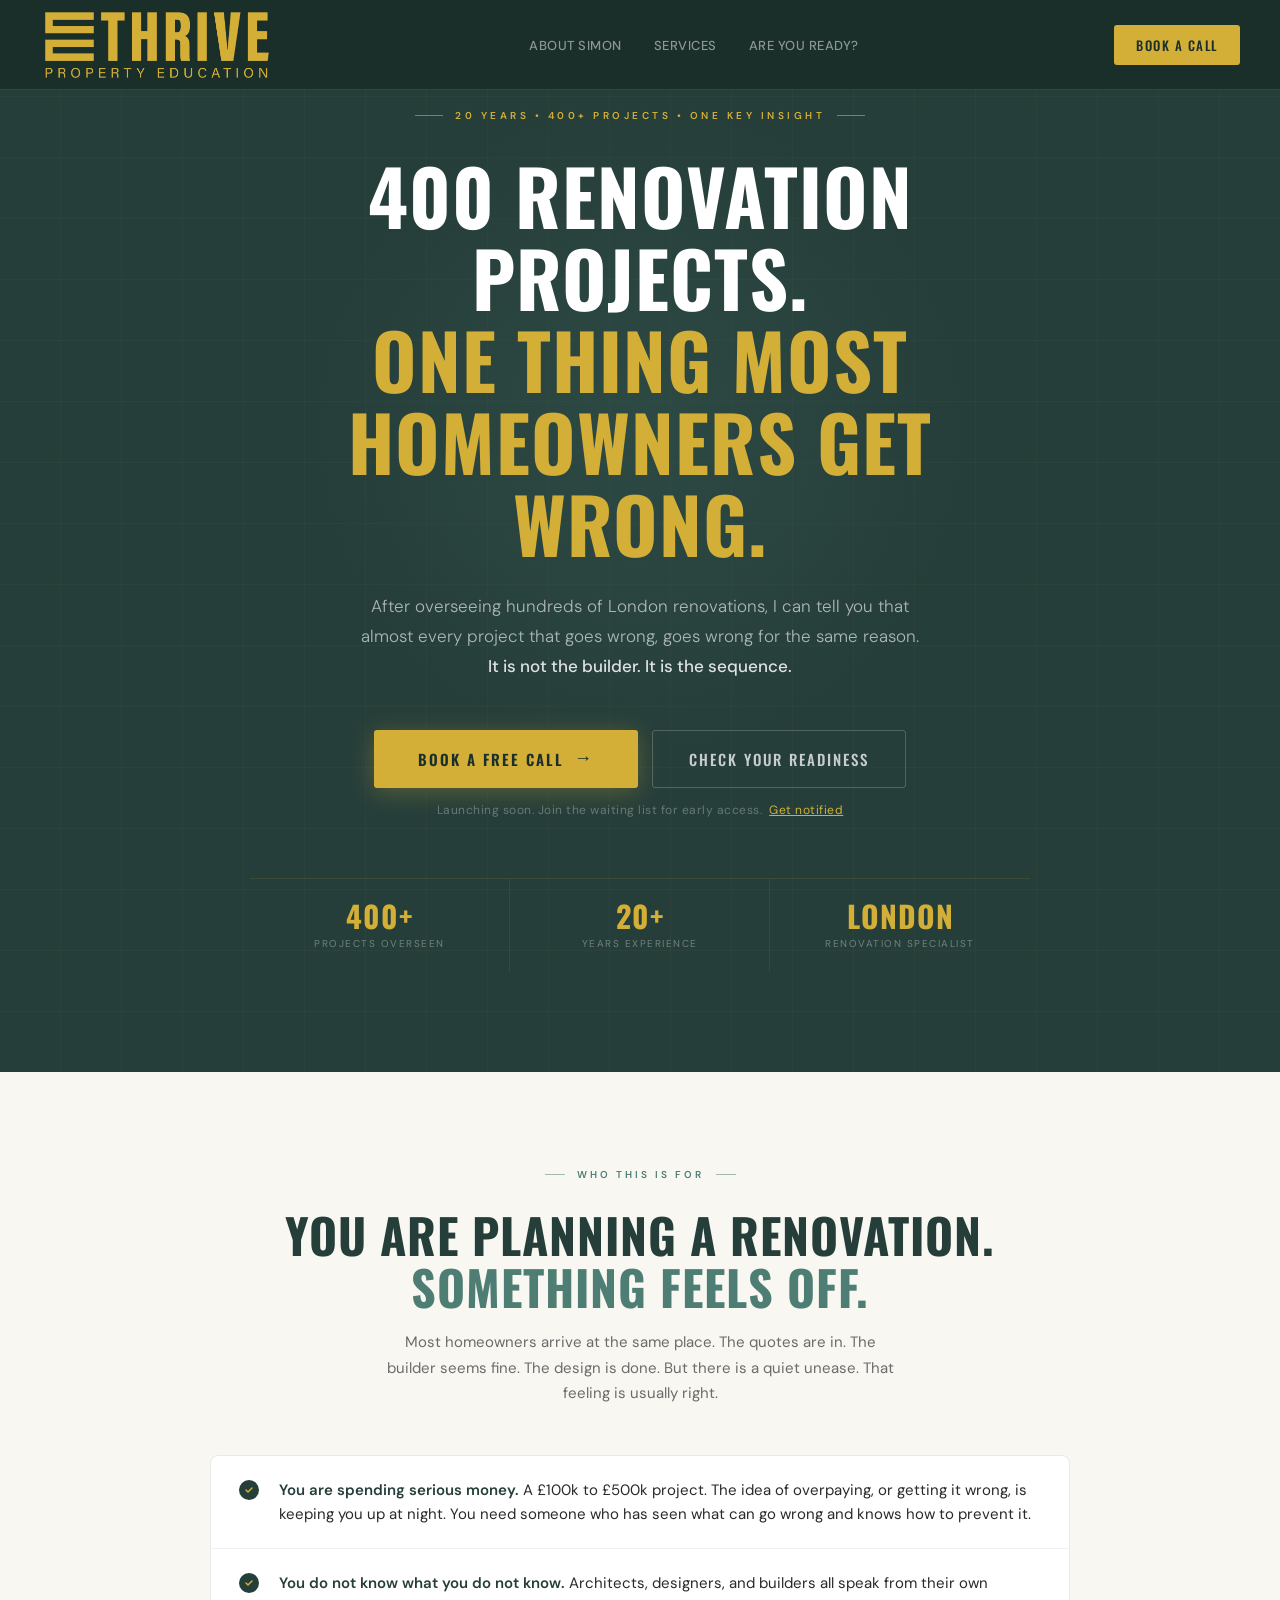
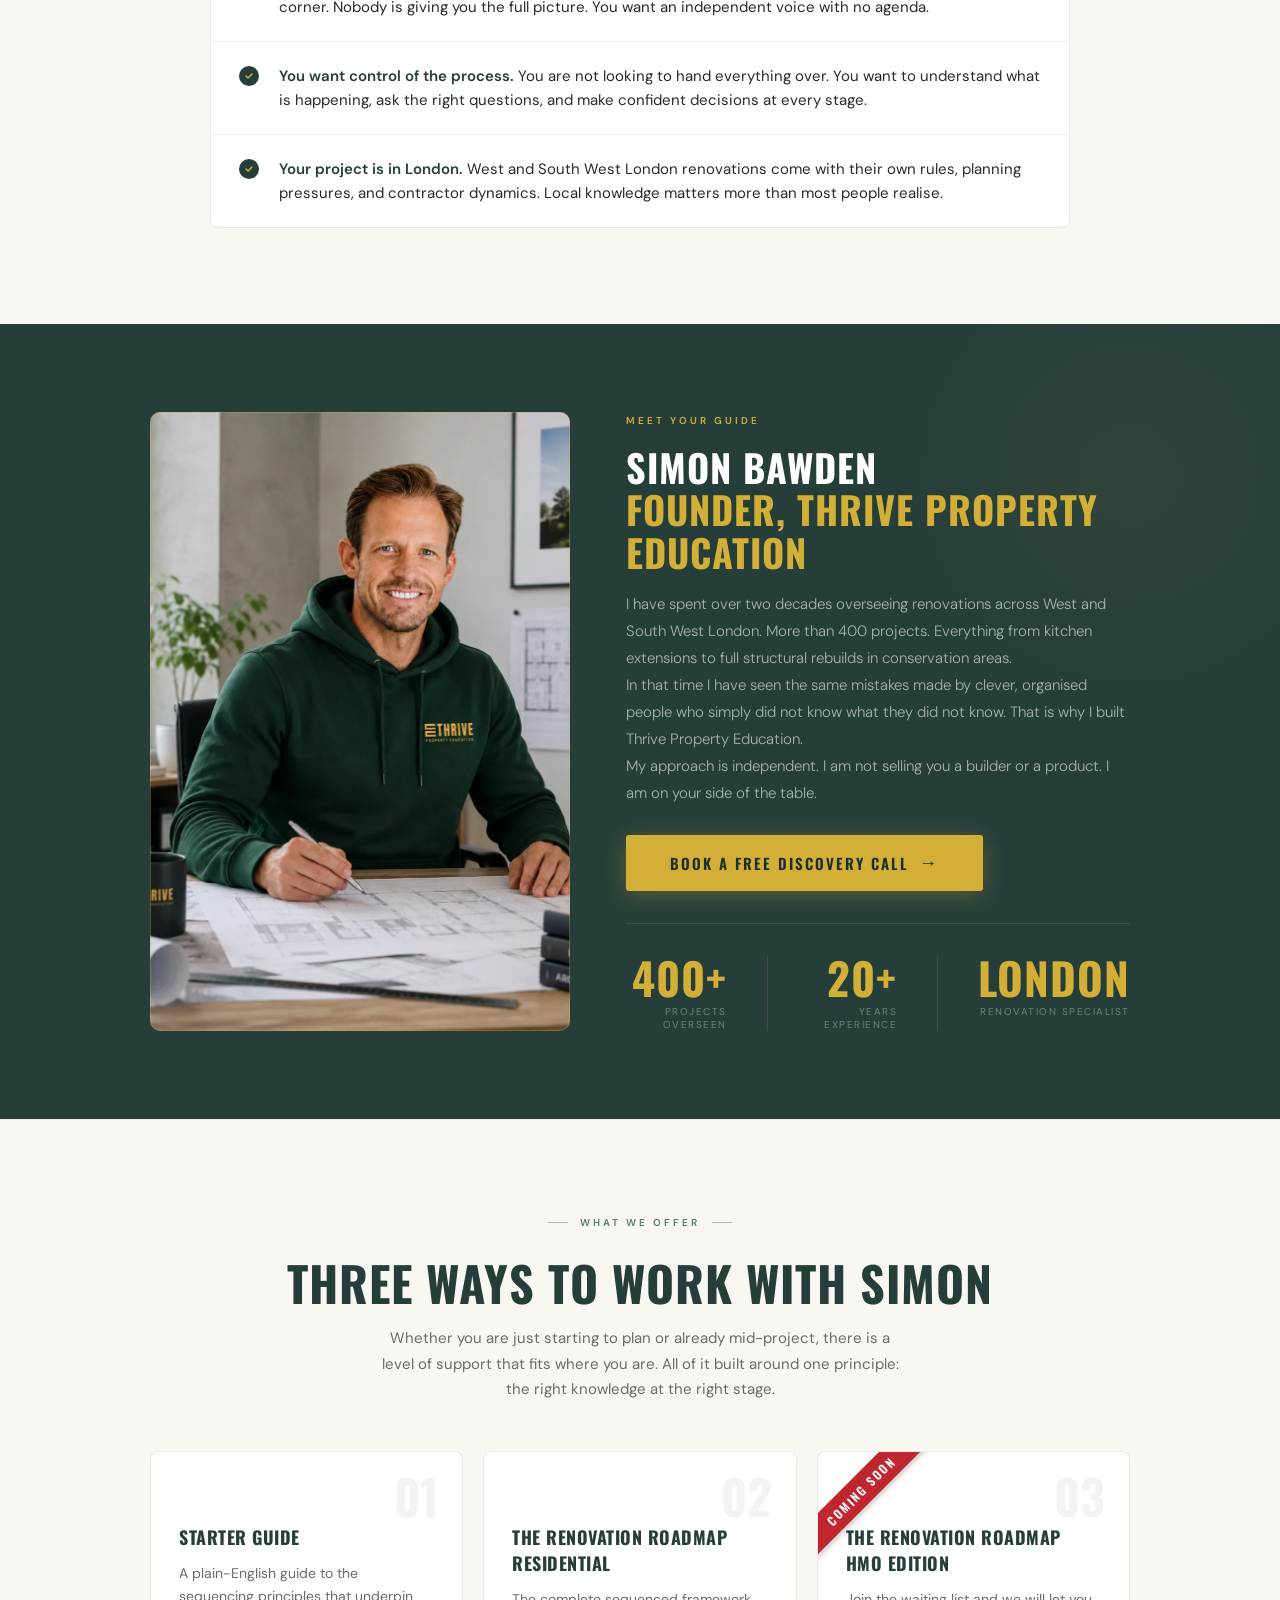
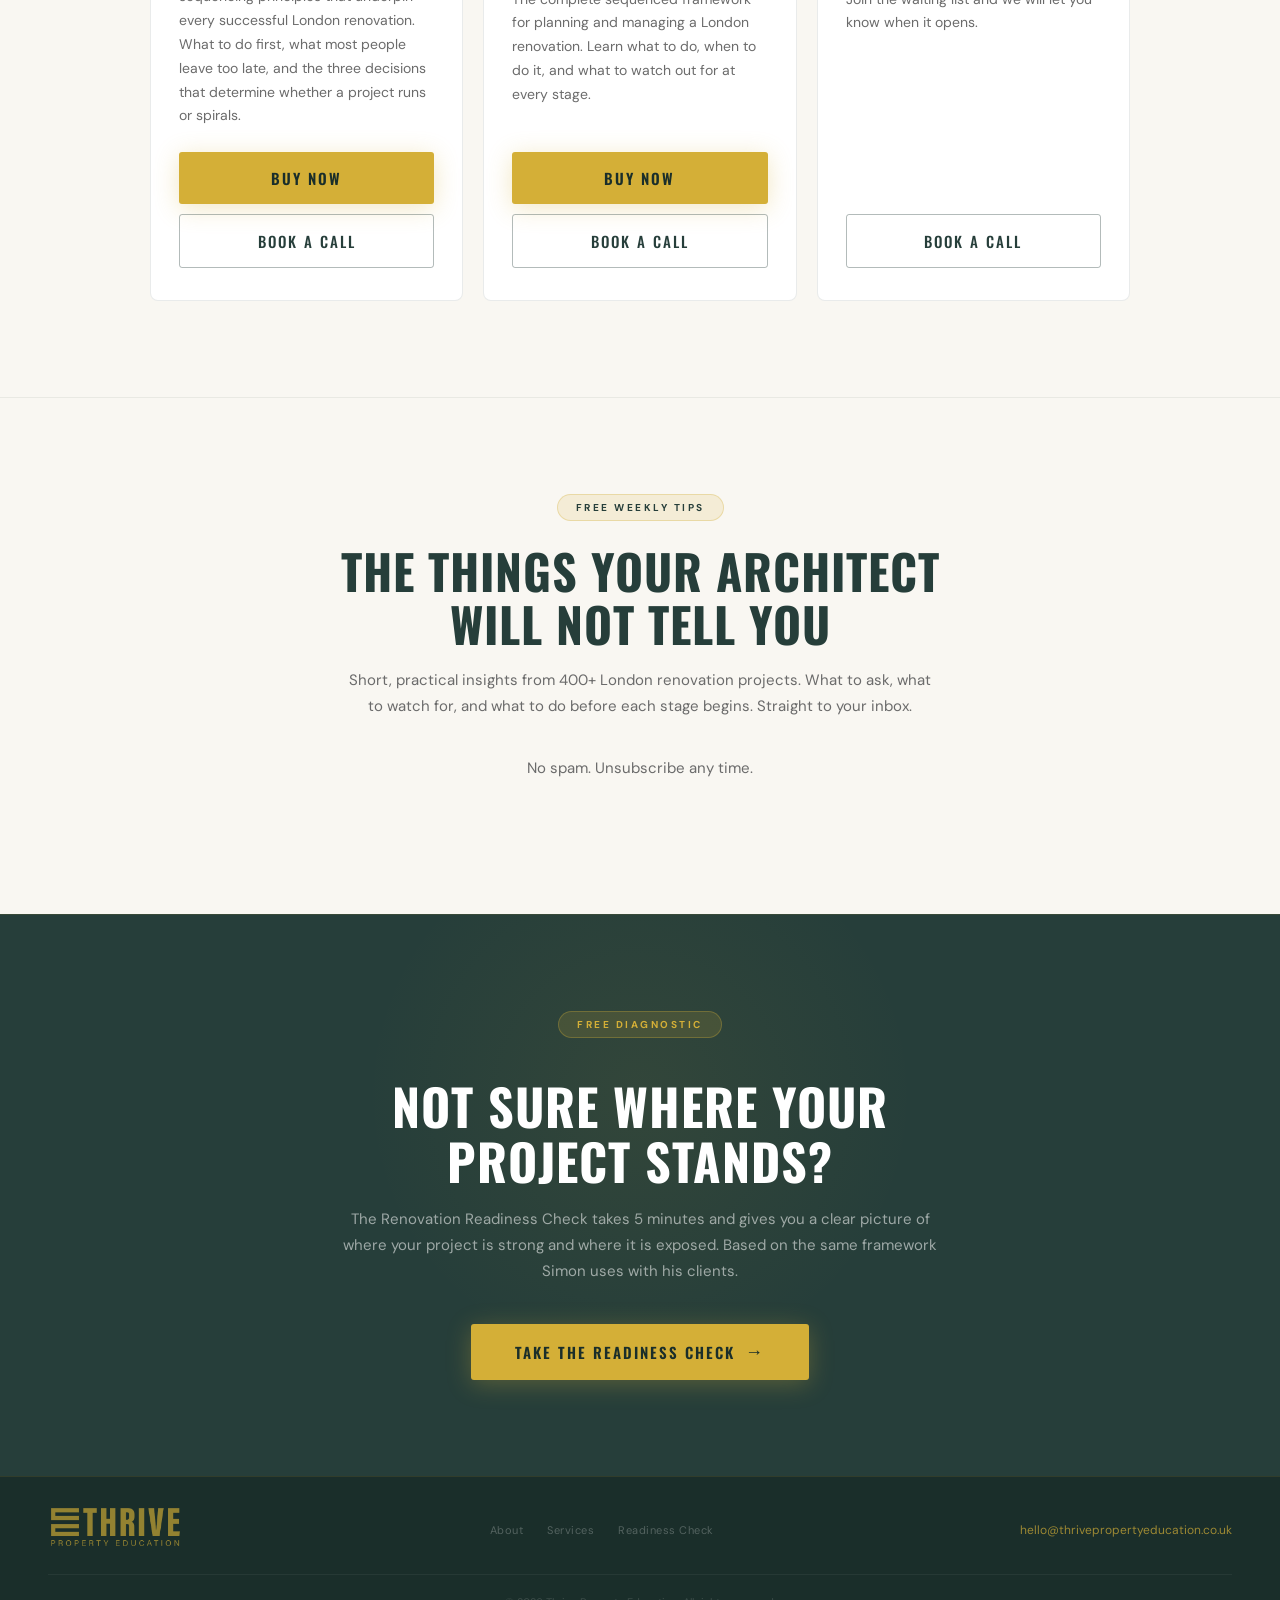
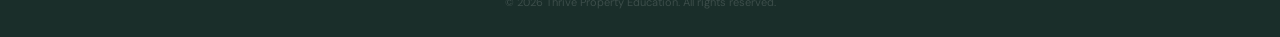
<file: index.html>
<!DOCTYPE html>
<html lang="en">
<head>
<!-- Google Tag Manager -->
<script>(function(w,d,s,l,i){w[l]=w[l]||[];w[l].push({'gtm.start':
new Date().getTime(),event:'gtm.js'});var f=d.getElementsByTagName(s)[0],
j=d.createElement(s),dl=l!='dataLayer'?'&l='+l:'';j.async=true;j.src=
'https://www.googletagmanager.com/gtm.js?id='+i+dl;f.parentNode.insertBefore(j,f);
})(window,document,'script','dataLayer','GTM-PZRPPTD5');</script>
<!-- End Google Tag Manager -->
  <meta charset="UTF-8">
  <meta name="viewport" content="width=device-width, initial-scale=1.0">
<meta name="google-site-verification" content="Tz0cf9BHKUgLpfXFGG6jR9zhqTd1TQYr1uFsec14Qnk" />
  <link rel="icon" type="image/svg+xml" href="/assets/favicon/favicon.svg">
  <link rel="icon" type="image/x-icon" href="/assets/favicon/favicon.ico">
  <link rel="apple-touch-icon" href="/assets/favicon/apple-touch-icon.png">
  <link rel="icon" type="image/png" sizes="192x192" href="/assets/favicon/icon-192.png">
  <link rel="icon" type="image/png" sizes="512x512" href="/assets/favicon/icon-512.png">
  <title>London Home Renovation Expert | Thrive Property Education</title>
  <meta name="description" content="Simon Bawden has guided 400+ London renovation projects over 20 years. Get free expert advice on sequencing your renovation correctly before you spend a penny.">
  <meta name="robots" content="index, follow">
  <link rel="canonical" href="https://thrivepropertyeducation.co.uk/">
  <meta property="og:title" content="London Home Renovation Expert | Thrive Property Education">
  <meta property="og:description" content="400+ London projects. 20 years experience. Find out exactly where you stand before your renovation starts.">
  <meta property="og:type" content="website">
  <meta property="og:url" content="https://thrivepropertyeducation.co.uk/">
  <meta property="og:site_name" content="Thrive Property Education">
  <meta property="og:locale" content="en_GB">
  <meta name="twitter:card" content="summary_large_image">
  <meta name="twitter:title" content="London Home Renovation Expert | Thrive Property Education">
  <meta name="twitter:description" content="400+ London projects. 20 years experience. Find out exactly where you stand before your renovation starts.">
  <script type="application/ld+json">
  {
    "@context": "https://schema.org",
    "@graph": [
      {
        "@type": "ProfessionalService",
        "@id": "https://thrivepropertyeducation.co.uk/#business",
        "name": "Thrive Property Education",
        "url": "https://thrivepropertyeducation.co.uk/",
        "image": "https://thrivepropertyeducation.co.uk/assets/images/TPE_logo_v2.png",
        "logo": "https://thrivepropertyeducation.co.uk/assets/images/TPE_logo_v2.png",
        "description": "Independent renovation planning and oversight for London homeowners, guided by Simon Bawden, who has overseen 400+ renovation projects across West and South West London over 20 years.",
        "email": "hello@thrivepropertyeducation.co.uk",
        "areaServed": [
          { "@type": "City", "name": "London" },
          { "@type": "AdministrativeArea", "name": "West London" },
          { "@type": "AdministrativeArea", "name": "South West London" }
        ],
        "address": {
          "@type": "PostalAddress",
          "addressLocality": "London",
          "addressCountry": "GB"
        },
        "founder": { "@id": "https://thrivepropertyeducation.co.uk/#simon-bawden" },
        "makesOffer": [
          { "@id": "https://thrivepropertyeducation.co.uk/#service-roadmap" },
          { "@id": "https://thrivepropertyeducation.co.uk/#service-course-plus-oversight" },
          { "@id": "https://thrivepropertyeducation.co.uk/#service-virtual-pm" }
        ]
      },
      {
        "@type": "Person",
        "@id": "https://thrivepropertyeducation.co.uk/#simon-bawden",
        "name": "Simon Bawden",
        "jobTitle": "Founder",
        "description": "Simon Bawden has overseen 400+ London renovation projects over 20 years, from kitchen extensions to full structural rebuilds in conservation areas.",
        "image": "https://thrivepropertyeducation.co.uk/assets/images/Simon_background.webp",
        "worksFor": { "@id": "https://thrivepropertyeducation.co.uk/#business" },
        "url": "https://thrivepropertyeducation.co.uk/#about"
      },
      {
        "@type": "Service",
        "@id": "https://thrivepropertyeducation.co.uk/#service-roadmap",
        "name": "Renovation Roadmap Course",
        "serviceType": "Self-study renovation planning course",
        "description": "The complete sequenced framework for planning and managing a London renovation: what to do, when to do it, and what to watch out for at every stage.",
        "provider": { "@id": "https://thrivepropertyeducation.co.uk/#business" },
        "areaServed": { "@type": "City", "name": "London" }
      },
      {
        "@type": "Service",
        "@id": "https://thrivepropertyeducation.co.uk/#service-course-plus-oversight",
        "name": "Course Plus Virtual Oversight",
        "serviceType": "Renovation course with expert milestone oversight",
        "description": "The Renovation Roadmap course combined with direct access to Simon via structured milestone calls: education and expert oversight for your actual project.",
        "provider": { "@id": "https://thrivepropertyeducation.co.uk/#business" },
        "areaServed": { "@type": "City", "name": "London" }
      },
      {
        "@type": "Service",
        "@id": "https://thrivepropertyeducation.co.uk/#service-virtual-pm",
        "name": "Virtual Project Management",
        "serviceType": "Full-service virtual renovation project management",
        "description": "Simon oversees your renovation from start to finish as an expert in the background. Nothing important is missed, rushed, or done in the wrong order.",
        "provider": { "@id": "https://thrivepropertyeducation.co.uk/#business" },
        "areaServed": { "@type": "City", "name": "London" }
      }
    ]
  }
  </script>
  <link rel="preconnect" href="https://fonts.googleapis.com">
  <link rel="preconnect" href="https://fonts.gstatic.com" crossorigin>
  <link href="https://fonts.googleapis.com/css2?family=Oswald:wght@400;500;600;700&family=DM+Sans:wght@300;400;500;600&display=swap" rel="stylesheet">
  <style>
    :root {
      --gold:      #d4af37;
      --gold-dim:  rgba(212,175,55,0.15);
      --dark:      #263e3a;
      --dark2:     #1d3330;
      --nav-bg:    #1a2e2a;
      --mid:       #4e7e73;
      --mint-pale: #edf8f5;
      --cream:     #f9f7f2;
      --white:     #ffffff;
      --ink:       #2a2a2a;
      --muted:     #6b6b6b;
      --red:       #c0262d; /* Coming soon ribbon only. Not a brand colour, swap here. */
    }

    *, *::before, *::after { box-sizing: border-box; margin: 0; padding: 0; }
    html { scroll-behavior: smooth; }

    body {
      font-family: "DM Sans", sans-serif;
      background: var(--cream);
      color: var(--ink);
      -webkit-font-smoothing: antialiased;
      overflow-x: hidden;
    }

    h1, h2, h3 { font-family: "Oswald", sans-serif; text-transform: uppercase; letter-spacing: 1px; }

    /* NAV */
    nav {
      position: fixed; top: 0; left: 0; right: 0; z-index: 99;
      display: flex; align-items: center; justify-content: space-between;
      padding: 0 40px; height: 90px;
      background: var(--nav-bg);
      border-bottom: 1px solid rgba(212,175,55,0.18);
    }
    .logo { overflow: hidden; display: flex; align-items: center; }
    .logo img { height: 76px; width: auto; display: block; }
    .nav-links {
      display: flex; align-items: center; gap: 32px; list-style: none;
    }
    .nav-links a {
      font-family: "DM Sans", sans-serif; font-size: 13px; font-weight: 500;
      color: rgba(255,255,255,0.5); text-decoration: none;
      letter-spacing: 0.5px; text-transform: uppercase;
      transition: color 0.2s;
    }
    .nav-links a:hover { color: var(--gold); }
    .nav-btn {
      font-family: "Oswald", sans-serif; font-size: 13px; font-weight: 500;
      letter-spacing: 1.5px; text-transform: uppercase;
      color: var(--nav-bg); background: var(--gold);
      border: none; border-radius: 3px; padding: 10px 22px;
      cursor: pointer; text-decoration: none;
      transition: background 0.2s, transform 0.15s;
    }
    .nav-btn:hover { background: #e0bc3e; transform: translateY(-1px); }

    /* HERO */
    .hero {
      min-height: calc(100vh - 90px - 44px);
      background: var(--dark);
      display: flex; flex-direction: column; align-items: center; justify-content: center;
      padding: 100px 24px 100px; position: relative; overflow: hidden; text-align: center;
    }
    .hero::before {
      content: ""; position: absolute; inset: 0;
      background-image:
        repeating-linear-gradient(0deg, transparent, transparent 60px, rgba(212,175,55,0.03) 60px, rgba(212,175,55,0.03) 61px),
        repeating-linear-gradient(90deg, transparent, transparent 60px, rgba(212,175,55,0.03) 60px, rgba(212,175,55,0.03) 61px);
      pointer-events: none;
    }
    .hero::after {
      content: ""; position: absolute; top: 40%; left: 50%; transform: translate(-50%, -50%);
      width: 700px; height: 700px;
      background: radial-gradient(circle, rgba(78,126,115,0.18) 0%, transparent 65%);
      pointer-events: none;
    }
    .hero-inner { position: relative; z-index: 2; max-width: 780px; }

    .eyebrow {
      display: inline-flex; align-items: center; gap: 12px;
      font-family: "DM Sans", sans-serif; font-size: 10px; font-weight: 600;
      color: var(--gold); letter-spacing: 3.5px; text-transform: uppercase; margin-bottom: 32px;
      opacity: 0; animation: riseIn 0.6s ease 0.1s forwards;
    }
    .eyebrow-line { display: block; width: 28px; height: 1px; background: var(--gold); opacity: 0.6; }

    .hero h1 {
      font-size: clamp(40px, 6.5vw, 76px); font-weight: 700; color: var(--white);
      line-height: 1.08; margin-bottom: 28px;
      opacity: 0; animation: riseIn 0.7s ease 0.2s forwards;
    }
    .hero h1 em { font-style: normal; color: var(--gold); }

    .hero-sub {
      font-size: 17px; font-weight: 300; color: rgba(255,255,255,0.62);
      line-height: 1.75; max-width: 560px; margin: 0 auto 48px;
      opacity: 0; animation: riseIn 0.7s ease 0.35s forwards;
    }
    .hero-sub strong { font-weight: 500; color: rgba(255,255,255,0.85); }

    .hero-cta-wrap {
      display: flex; flex-direction: column; align-items: center; gap: 14px;
      opacity: 0; animation: riseIn 0.7s ease 0.5s forwards;
    }
    .cta-pair { display: flex; gap: 14px; flex-wrap: wrap; justify-content: center; }

    .btn-main {
      display: inline-flex; align-items: center; gap: 10px;
      background: var(--gold); color: var(--nav-bg);
      font-family: "Oswald", sans-serif; font-size: 15px; font-weight: 600;
      letter-spacing: 2px; text-transform: uppercase;
      padding: 17px 44px; border-radius: 3px; border: none; cursor: pointer;
      text-decoration: none; transition: background 0.2s, transform 0.15s, box-shadow 0.2s;
      box-shadow: 0 4px 24px rgba(212,175,55,0.3);
    }
    .btn-main:hover { background: #e0bc3e; transform: translateY(-2px); box-shadow: 0 8px 32px rgba(212,175,55,0.4); }
    .btn-main:active { transform: translateY(0); }
    .btn-arrow { font-size: 18px; font-family: sans-serif; font-weight: 300; transition: transform 0.2s; }
    .btn-main:hover .btn-arrow { transform: translateX(4px); }

    .btn-outline {
      display: inline-flex; align-items: center; gap: 10px;
      background: transparent; color: rgba(255,255,255,0.75);
      font-family: "Oswald", sans-serif; font-size: 15px; font-weight: 500;
      letter-spacing: 2px; text-transform: uppercase;
      padding: 17px 36px; border-radius: 3px; border: 1px solid rgba(255,255,255,0.2);
      text-decoration: none; transition: border-color 0.2s, color 0.2s;
    }
    .btn-outline:hover { border-color: var(--gold); color: var(--gold); }

    .hero-note { font-size: 12px; color: rgba(255,255,255,0.3); letter-spacing: 0.5px; }

    /* STATS STRIP */
    .stats-strip {
      width: 100%; border-top: 1px solid rgba(212,175,55,0.12);
      display: grid; grid-template-columns: repeat(3, minmax(0, 1fr)); margin-top: 60px;
      opacity: 0; animation: riseIn 0.7s ease 0.65s forwards;
    }
    .stat { padding: 22px 16px; border-right: 1px solid rgba(212,175,55,0.1); text-align: center; }
    .stat:last-child { border-right: none; }
    .stat-n { font-family: "Oswald", sans-serif; font-size: 30px; font-weight: 700; color: var(--gold); line-height: 1; letter-spacing: 1px; }
    .stat-l { font-size: 10px; color: rgba(255,255,255,0.35); letter-spacing: 1.5px; text-transform: uppercase; margin-top: 6px; }

    /* FOR SECTION */
    .for-section { background: var(--cream); padding: 96px 24px; }
    .for-inner { max-width: 860px; margin: 0 auto; }
    .section-eyebrow {
      display: flex; align-items: center; justify-content: center; gap: 12px;
      font-size: 10px; font-weight: 600; color: var(--mid); letter-spacing: 3px;
      text-transform: uppercase; margin-bottom: 28px;
    }
    .section-eyebrow::before, .section-eyebrow::after {
      content: ""; display: block; width: 20px; height: 1px; background: var(--mid); opacity: 0.5;
    }
    .for-section h2 { font-size: clamp(30px, 4vw, 48px); font-weight: 700; color: var(--dark); text-align: center; margin-bottom: 16px; line-height: 1.1; }
    .for-section h2 em { font-style: normal; color: var(--mid); }
    .for-intro { text-align: center; font-size: 15px; color: var(--muted); max-width: 520px; margin: 0 auto 48px; line-height: 1.7; }

    .pain-list { display: flex; flex-direction: column; border: 1px solid rgba(38,62,58,0.1); border-radius: 8px; overflow: hidden; background: var(--white); }
    .pain-row { display: flex; align-items: flex-start; gap: 20px; padding: 22px 28px; border-bottom: 1px solid rgba(38,62,58,0.07); transition: background 0.2s; }
    .pain-row:last-child { border-bottom: none; }
    .pain-row:hover { background: var(--mint-pale); }
    .pain-check { width: 20px; height: 20px; border-radius: 50%; background: var(--dark); flex-shrink: 0; margin-top: 2px; display: flex; align-items: center; justify-content: center; }
    .pain-check svg { width: 10px; height: 10px; }
    .pain-text { font-size: 15px; color: var(--ink); line-height: 1.6; }
    .pain-text strong { font-weight: 600; color: var(--dark); }

    /* SIMON */
    .simon-section { background: var(--dark); padding: 88px 24px; position: relative; overflow: hidden; }
    .simon-section::before {
      content: ""; position: absolute; right: -100px; top: -100px; width: 500px; height: 500px;
      background: radial-gradient(circle, rgba(212,175,55,0.06) 0%, transparent 65%); pointer-events: none;
    }
    .simon-inner { max-width: 980px; margin: 0 auto; display: grid; grid-template-columns: 420px 1fr; gap: 56px; align-items: stretch; position: relative; z-index: 1; }
    .simon-photo { position: relative; overflow: hidden; border-radius: 10px; }
    .simon-photo img { width: 100%; height: 100%; display: block; object-fit: cover; object-position: center top; }
    .simon-photo::after { content: ""; position: absolute; inset: 0; border-radius: 10px; border: 1px solid rgba(212,175,55,0.35); pointer-events: none; box-shadow: 0 18px 50px rgba(0,0,0,0.35); }
    .simon-content { display: flex; flex-direction: column; justify-content: center; }
    .simon-text .label { font-size: 10px; font-weight: 600; color: var(--gold); letter-spacing: 3px; text-transform: uppercase; margin-bottom: 16px; }
    .simon-text h2 { font-size: clamp(26px, 3.5vw, 38px); font-weight: 700; color: var(--white); line-height: 1.12; margin-bottom: 18px; }
    .simon-text h2 em { font-style: normal; color: var(--gold); }
    .simon-text p { font-size: 15px; font-weight: 300; color: rgba(255,255,255,0.6); line-height: 1.8; }
    .simon-stats { display: flex; flex-direction: row; gap: 40px; margin-top: 32px; padding-top: 32px; border-top: 1px solid rgba(212,175,55,0.15); }
    .s-stat { text-align: right; }
    .s-stat-n { font-family: "Oswald", sans-serif; font-size: 44px; font-weight: 700; color: var(--gold); line-height: 1; letter-spacing: 1px; }
    .s-stat-l { font-size: 10px; color: rgba(255,255,255,0.35); letter-spacing: 1.5px; text-transform: uppercase; margin-top: 5px; }
    .simon-divider { width: 1px; align-self: stretch; background: rgba(212,175,55,0.15); }

    /* OFFERS */
    .offers-section { background: var(--cream); padding: 96px 24px; border-top: 1px solid rgba(38,62,58,0.08); }
    .offers-inner { max-width: 980px; margin: 0 auto; }
    .offers-inner h2 { font-size: clamp(30px, 4vw, 48px); font-weight: 700; color: var(--dark); text-align: center; margin-bottom: 16px; line-height: 1.1; }
    .offers-intro { text-align: center; font-size: 15px; color: var(--muted); max-width: 520px; margin: 0 auto 48px; line-height: 1.7; }
    .offers-grid { display: grid; grid-template-columns: repeat(3, 1fr); gap: 20px; }
    .offer-card {
      background: var(--white); border-radius: 8px;
      padding: 32px 28px; position: relative;
      border: 1px solid rgba(38,62,58,0.1);
      transition: border-color 0.25s, transform 0.2s, box-shadow 0.2s;
    }
    .offer-card:hover { border-color: rgba(38,62,58,0.25); transform: translateY(-3px); box-shadow: 0 12px 40px rgba(0,0,0,0.08); }
    .offer-card.featured { border-color: var(--gold); background: var(--white); }
    .offer-card.featured:hover { border-color: var(--gold); box-shadow: 0 12px 40px rgba(212,175,55,0.15); }
    .offer-num { font-family: "Oswald", sans-serif; font-size: 48px; font-weight: 700; color: rgba(38,62,58,0.06); line-height: 1; position: absolute; top: 20px; right: 24px; }
    .offer-tag {
      display: inline-block; font-size: 10px; font-weight: 700; letter-spacing: 2px;
      text-transform: uppercase; color: var(--nav-bg); background: var(--gold);
      padding: 4px 12px; border-radius: 2px; margin-bottom: 18px;
    }
    .offer-card h3 { margin-top: 40px; font-size: 18px; color: var(--dark); margin-bottom: 12px; font-family: "Oswald", sans-serif; letter-spacing: 0.5px; }
    .offer-card p { font-size: 14px; color: var(--muted); line-height: 1.7; margin-bottom: 24px; }
    .offer-link {
      font-family: "DM Sans", sans-serif; font-size: 13px; font-weight: 600;
      color: var(--dark); text-decoration: none; letter-spacing: 0.5px;
      display: inline-flex; align-items: center; gap: 6px;
      border-bottom: 1px solid rgba(38,62,58,0.2);
      padding-bottom: 2px; transition: color 0.2s, border-color 0.2s;
    }
    .offer-link:hover { color: var(--mid); border-color: var(--mid); }

    /* Product cards: equal height, actions pinned to the bottom, buttons full width */
    .offer-card { display: flex; flex-direction: column; }
    .offer-tag { align-self: flex-start; }
    .offer-actions { display: flex; flex-direction: column; gap: 10px; margin-top: auto; }
    .offer-card .btn-main, .offer-card .btn-outline { width: 100%; justify-content: center; padding: 15px 20px; }
    .offer-card .btn-outline { color: var(--dark); border-color: rgba(38,62,58,0.35); }
    .offer-card .btn-outline:hover { color: var(--mid); border-color: var(--mid); }

    /* Coming soon corner ribbon (HMO card) */
    .offer-card.coming-soon { overflow: hidden; }
    .ribbon {
      position: absolute; top: 24px; left: -52px; width: 190px; padding: 6px 0;
      transform: rotate(-45deg); text-align: center; z-index: 2; pointer-events: none;
      background: var(--red); color: var(--white); box-shadow: 0 2px 6px rgba(0,0,0,0.25);
      font-family: "Oswald", sans-serif; font-size: 12px; font-weight: 600; letter-spacing: 2px; text-transform: uppercase;
    }
    /* Kajabi waiting list embed inside the HMO card, styled to match the cards */
    .offer-waitlist { width: 100%; margin: 0 0 20px; }
    .offer-waitlist .kajabi-form--inline { padding: 0; margin: 0; }
    .offer-waitlist .kajabi-form__title,
    .offer-waitlist .kajabi-form__subtitle { display: none; }
    .offer-waitlist .kajabi-form__content { max-width: none; margin: 0; padding: 0; }
    .offer-waitlist fieldset { border: none; padding: 0; margin: 0; display: flex; flex-direction: column; gap: 10px; }
    .offer-waitlist .kajabi-form__form-item { margin: 0 !important; }
    .offer-waitlist .kajabi-form__form-item input {
      width: 100% !important; box-sizing: border-box !important;
      background: var(--white) !important; border: 1px solid rgba(38,62,58,0.15) !important;
      color: var(--ink) !important; font-family: "DM Sans", sans-serif !important;
      font-size: 14px !important; padding: 14px 18px !important; border-radius: 3px !important;
      outline: none !important; box-shadow: none !important; height: auto !important;
    }
    .offer-waitlist .kajabi-form__form-item input::placeholder { color: rgba(42,42,42,0.3) !important; }
    .offer-waitlist .kajabi-form__form-item input:focus { border-color: var(--mid) !important; }
    .offer-waitlist .kajabi-form__btn {
      width: 100% !important; margin-top: 4px !important;
      background: var(--dark) !important; color: var(--white) !important;
      font-family: "Oswald", sans-serif !important; font-size: 13px !important; font-weight: 600 !important;
      letter-spacing: 1.5px !important; text-transform: uppercase !important;
      padding: 14px 24px !important; border: none !important; border-radius: 3px !important;
      cursor: pointer !important; transition: background 0.2s !important;
    }
    .offer-waitlist .kajabi-form__btn:hover { background: var(--mid) !important; }

    /* EMAIL CAPTURE */
    .capture-section { background: var(--cream); padding: 96px 24px; text-align: center; border-top: 1px solid rgba(38,62,58,0.08); }
    .capture-inner { max-width: 600px; margin: 0 auto; }
    .cta-tag { display: inline-block; background: var(--gold-dim); color: var(--dark); font-family: "DM Sans", sans-serif; font-size: 10px; font-weight: 700; letter-spacing: 2.5px; text-transform: uppercase; padding: 6px 18px; border-radius: 20px; margin-bottom: 24px; border: 1px solid rgba(212,175,55,0.3); }
    .capture-section h2 { font-size: clamp(30px, 4vw, 48px); font-weight: 700; color: var(--dark); line-height: 1.1; margin-bottom: 16px; }
    .capture-section p { font-size: 15px; color: var(--muted); line-height: 1.75; margin-bottom: 36px; }
    .email-form { display: flex; max-width: 460px; margin: 0 auto 12px; }
    .email-form input {
      flex: 1; background: var(--white); border: 1px solid rgba(38,62,58,0.15);
      border-right: none; color: var(--ink); font-family: "DM Sans", sans-serif;
      font-size: 14px; padding: 14px 18px; border-radius: 3px 0 0 3px; outline: none;
      transition: border-color 0.2s;
    }
    .email-form input::placeholder { color: rgba(42,42,42,0.3); }
    .email-form input:focus { border-color: var(--mid); }
    .email-form button {
      background: var(--dark); color: var(--white);
      font-family: "Oswald", sans-serif; font-size: 13px; font-weight: 600;
      letter-spacing: 1.5px; text-transform: uppercase;
      padding: 14px 24px; border: none; border-radius: 0 3px 3px 0;
      cursor: pointer; transition: background 0.2s; white-space: nowrap;
    }
    .email-form button:hover { background: var(--mid); }
    .form-note { font-size: 12px; color: var(--muted); }

    /* Kajabi newsletter embed: override default Kajabi styling to match .email-form above */
    #newsletter .kajabi-form__title,
    #newsletter .kajabi-form__subtitle { display: none; }
    #newsletter .kajabi-form__content { max-width: 400px; margin: 0 auto; }
    #newsletter fieldset { border: none; padding: 0; margin: 0; display: flex; flex-direction: column; gap: 10px; }
    #newsletter .kajabi-form__form-item { margin: 0 !important; }
    #newsletter .kajabi-form__form-item input {
      width: 100% !important; box-sizing: border-box !important;
      background: var(--white) !important; border: 1px solid rgba(38,62,58,0.15) !important;
      color: var(--ink) !important; font-family: "DM Sans", sans-serif !important;
      font-size: 14px !important; padding: 14px 18px !important; border-radius: 3px !important;
      outline: none !important; box-shadow: none !important; height: auto !important;
    }
    #newsletter .kajabi-form__form-item input::placeholder { color: rgba(42,42,42,0.3) !important; }
    #newsletter .kajabi-form__form-item input:focus { border-color: var(--mid) !important; }
    #newsletter .kajabi-form__btn {
      width: 100% !important; margin-top: 4px !important;
      background: var(--dark) !important; color: var(--white) !important;
      font-family: "Oswald", sans-serif !important; font-size: 13px !important; font-weight: 600 !important;
      letter-spacing: 1.5px !important; text-transform: uppercase !important;
      padding: 14px 24px !important; border: none !important; border-radius: 3px !important;
      cursor: pointer !important; transition: background 0.2s !important;
    }
    #newsletter .kajabi-form__btn:hover { background: var(--mid) !important; }

    /* READINESS CTA */
    .readiness-section { background: var(--dark); padding: 96px 24px; text-align: center; position: relative; overflow: hidden; border-top: 1px solid rgba(212,175,55,0.1); }
    .readiness-section::before {
      content: ""; position: absolute; top: -120px; left: 50%; transform: translateX(-50%);
      width: 600px; height: 600px;
      background: radial-gradient(circle, rgba(212,175,55,0.07) 0%, transparent 65%);
      pointer-events: none;
    }
    .readiness-inner { max-width: 600px; margin: 0 auto; position: relative; z-index: 1; }
    .readiness-section h2 { font-size: clamp(30px, 4vw, 50px); font-weight: 700; color: var(--white); line-height: 1.1; margin-bottom: 18px; }
    .readiness-section h2 em { font-style: normal; color: var(--gold); }
    .readiness-section p { font-size: 15px; color: rgba(255,255,255,0.55); line-height: 1.75; margin-bottom: 40px; }

    /* FOOTER */
    footer { background: var(--nav-bg); padding: 28px 48px; display: flex; justify-content: space-between; align-items: center; border-top: 1px solid rgba(212,175,55,0.12); flex-wrap: wrap; gap: 12px; }
    .footer-logo img { height: 44px; width: auto; opacity: 0.65; }
    .footer-links { display: flex; gap: 24px; }
    .footer-links a { font-size: 11px; color: rgba(255,255,255,0.25); text-decoration: none; letter-spacing: 0.5px; transition: color 0.2s; }
    .footer-links a:hover { color: rgba(255,255,255,0.6); }
    .footer-contact { font-size: 12px; color: rgba(255,255,255,0.3); text-align: right; }
    .footer-contact a { color: rgba(212,175,55,0.7); text-decoration: none; }
    .footer-copy { width: 100%; text-align: center; font-size: 11px; color: rgba(255,255,255,0.15); padding-top: 20px; border-top: 1px solid rgba(255,255,255,0.05); margin-top: 8px; }

    /* ANIMATIONS */
    @keyframes riseIn { from { opacity: 0; transform: translateY(20px); } to { opacity: 1; transform: translateY(0); } }
    .reveal { opacity: 0; transform: translateY(18px); transition: opacity 0.55s ease, transform 0.55s ease; }
    .reveal.visible { opacity: 1; transform: translateY(0); }

    /* RESPONSIVE */
    @media (max-width: 900px) {
      .offers-grid { grid-template-columns: 1fr; }
    }
    @media (max-width: 768px) {
      nav { padding: 0 20px; }
      .nav-links { display: none; }
      .stat { padding: 18px 8px; }
      .simon-inner { grid-template-columns: 1fr; gap: 36px; }
      .simon-photo { max-height: 400px; }
      .simon-stats { justify-content: flex-start; gap: 24px; }
      .simon-divider { display: none; }
      footer { padding: 24px 20px; }
      .footer-contact { text-align: left; }
      .pain-row { padding: 18px 20px; }
      .email-form { flex-direction: column; }
      .email-form input { border-right: 1px solid rgba(38,62,58,0.15); border-bottom: none; border-radius: 3px 3px 0 0; }
      .email-form button { border-radius: 0 0 3px 3px; }
      .cta-pair { flex-direction: column; align-items: center; }
      .offer-waitlist .kajabi-form__form-item input { font-size: 16px !important; }
    }
    @media (max-width: 480px) {
      .hero h1 { font-size: 36px; }
      .stat-n { font-size: 22px; }
      .simon-stats { gap: 16px; }
      .s-stat-n { font-size: 30px; }
    }
  </style>
</head>
<body>
<!-- Google Tag Manager (noscript) -->
<noscript><iframe src="https://www.googletagmanager.com/ns.html?id=GTM-PZRPPTD5"
height="0" width="0" style="display:none;visibility:hidden"></iframe></noscript>
<!-- End Google Tag Manager (noscript) -->

  <!-- NAV -->
  <nav>
    <div class="logo">
      <img src="assets/images/TPE_logo_v2.png" alt="Thrive Property Education" width="1847" height="600">
    </div>
    <ul class="nav-links">
      <li><a href="#about">About Simon</a></li>
      <li><a href="#services">Services</a></li>
      <li><a href="/renovation-readiness-check/">Are you ready?</a></li>
    </ul>
    <a href="mailto:hello@thrivepropertyeducation.co.uk" class="nav-btn">Book a Call</a>
  </nav>

  <!-- HERO -->
  <section class="hero">
    <div class="hero-inner">
      <div class="eyebrow">
        <span class="eyebrow-line"></span>
        20 Years &bull; 400+ Projects &bull; One Key Insight
        <span class="eyebrow-line"></span>
      </div>
      <h1>400 renovation projects.<br><em>One thing most homeowners get wrong.</em></h1>
      <p class="hero-sub">
        After overseeing hundreds of London renovations, I can tell you that almost every project that goes wrong, goes wrong for the same reason. <strong>It is not the builder. It is the sequence.</strong>
      </p>
      <div class="hero-cta-wrap">
        <div class="cta-pair">
          <a href="mailto:hello@thrivepropertyeducation.co.uk" class="btn-main">
            Book a Free Call
            <span class="btn-arrow">&rarr;</span>
          </a>
          <a href="/renovation-readiness-check/" class="btn-outline">
            Check Your Readiness
          </a>
        </div>
        <span class="hero-note">Launching soon. Join the waiting list for early access. &nbsp;<a href="#newsletter" style="color:var(--gold);text-decoration:underline;">Get notified</a></span>
      </div>
      <div class="stats-strip">
        <div class="stat">
          <div class="stat-n">400+</div>
          <div class="stat-l">Projects Overseen</div>
        </div>
        <div class="stat">
          <div class="stat-n">20+</div>
          <div class="stat-l">Years Experience</div>
        </div>
        <div class="stat">
          <div class="stat-n">LONDON</div>
          <div class="stat-l">Renovation Specialist</div>
        </div>
      </div>
    </div>
  </section>

  <!-- WHO THIS IS FOR -->
  <section class="for-section reveal" id="who">
    <div class="for-inner">
      <div class="section-eyebrow">Who This Is For</div>
      <h2>You are planning a renovation.<br><em>Something feels off.</em></h2>
      <p class="for-intro">Most homeowners arrive at the same place. The quotes are in. The builder seems fine. The design is done. But there is a quiet unease. That feeling is usually right.</p>
      <div class="pain-list">
        <div class="pain-row">
          <div class="pain-check">
            <svg viewBox="0 0 10 10" fill="none"><polyline points="2,5 4,7 8,3" stroke="#d4af37" stroke-width="1.5" stroke-linecap="round" stroke-linejoin="round"/></svg>
          </div>
          <p class="pain-text"><strong>You are spending serious money.</strong> A &pound;100k to &pound;500k project. The idea of overpaying, or getting it wrong, is keeping you up at night. You need someone who has seen what can go wrong and knows how to prevent it.</p>
        </div>
        <div class="pain-row">
          <div class="pain-check">
            <svg viewBox="0 0 10 10" fill="none"><polyline points="2,5 4,7 8,3" stroke="#d4af37" stroke-width="1.5" stroke-linecap="round" stroke-linejoin="round"/></svg>
          </div>
          <p class="pain-text"><strong>You do not know what you do not know.</strong> Architects, designers, and builders all speak from their own corner. Nobody is giving you the full picture. You want an independent voice with no agenda.</p>
        </div>
        <div class="pain-row">
          <div class="pain-check">
            <svg viewBox="0 0 10 10" fill="none"><polyline points="2,5 4,7 8,3" stroke="#d4af37" stroke-width="1.5" stroke-linecap="round" stroke-linejoin="round"/></svg>
          </div>
          <p class="pain-text"><strong>You want control of the process.</strong> You are not looking to hand everything over. You want to understand what is happening, ask the right questions, and make confident decisions at every stage.</p>
        </div>
        <div class="pain-row">
          <div class="pain-check">
            <svg viewBox="0 0 10 10" fill="none"><polyline points="2,5 4,7 8,3" stroke="#d4af37" stroke-width="1.5" stroke-linecap="round" stroke-linejoin="round"/></svg>
          </div>
          <p class="pain-text"><strong>Your project is in London.</strong> West and South West London renovations come with their own rules, planning pressures, and contractor dynamics. Local knowledge matters more than most people realise.</p>
        </div>
      </div>
    </div>
  </section>

  <!-- ABOUT SIMON -->
  <section class="simon-section" id="about">
    <div class="simon-inner">
      <div class="simon-photo reveal">
<img src="assets/images/Simon_background.webp" alt="Simon Bawden - Thrive Property Education" width="1254" height="1254">      </div>
      <div class="simon-content reveal">
        <div class="simon-text">
          <p class="label">Meet Your Guide</p>
          <h2>Simon Bawden<br><em>Founder, Thrive Property Education</em></h2>
          <p>I have spent over two decades overseeing renovations across West and South West London. More than 400 projects. Everything from kitchen extensions to full structural rebuilds in conservation areas.</p>
          <p>In that time I have seen the same mistakes made by clever, organised people who simply did not know what they did not know. That is why I built Thrive Property Education.</p>
          <p>My approach is independent. I am not selling you a builder or a product. I am on your side of the table.</p>
          <a href="mailto:hello@thrivepropertyeducation.co.uk" class="btn-main" style="margin-top:28px;display:inline-flex;">
            Book a Free Discovery Call
            <span class="btn-arrow">&rarr;</span>
          </a>
          <div class="simon-stats">
            <div class="s-stat">
              <div class="s-stat-n">400+</div>
              <div class="s-stat-l">Projects Overseen</div>
            </div>
            <div class="simon-divider"></div>
            <div class="s-stat">
              <div class="s-stat-n">20+</div>
              <div class="s-stat-l">Years Experience</div>
            </div>
            <div class="simon-divider"></div>
            <div class="s-stat">
              <div class="s-stat-n">LONDON</div>
              <div class="s-stat-l">Renovation Specialist</div>
            </div>
          </div>
        </div>
      </div>
    </div>
  </section>

  <!-- SERVICES -->
  <section class="offers-section reveal" id="services">
    <div class="offers-inner">
      <div class="section-eyebrow">What We Offer</div>
      <h2>Three ways to work with Simon</h2>
      <p class="offers-intro">Whether you are just starting to plan or already mid-project, there is a level of support that fits where you are. All of it built around one principle: the right knowledge at the right stage.</p>
      <div class="offers-grid">
        <div class="offer-card">
          <span class="offer-num">01</span>
          <h3>Starter Guide</h3>
          <!-- TODO: description reused from the former Blueprint section (now removed). Confirm or replace. -->
          <p>A plain-English guide to the sequencing principles that underpin every successful London renovation. What to do first, what most people leave too late, and the three decisions that determine whether a project runs or spirals.</p>
          <div class="offer-actions">
            <a href="#services" class="btn-main" data-link="starter_guide" data-event="buy_now" data-product="starter_guide">Buy Now</a>
            <a href="#services" class="btn-outline" data-link="booking" data-event="book_call" data-product="starter_guide">Book a Call</a>
          </div>
        </div>
        <div class="offer-card">
          <span class="offer-num">02</span>
          <h3>The Renovation Roadmap Residential</h3>
          <p>The complete sequenced framework for planning and managing a London renovation. Learn what to do, when to do it, and what to watch out for at every stage.</p>
          <div class="offer-actions">
            <a href="https://thrivepropertyeducation.mykajabi.com/offers/MLTbs2iZ/checkout" class="btn-main" data-event="buy_now" data-product="roadmap_residential">Buy Now</a>
            <a href="#services" class="btn-outline" data-link="booking" data-event="book_call" data-product="roadmap_residential">Book a Call</a>
          </div>
        </div>
        <div class="offer-card coming-soon">
          <span class="offer-num">03</span>
          <div class="ribbon">Coming Soon</div>
          <h3>The Renovation Roadmap HMO Edition</h3>
          <!-- TODO: no HMO description exists on the page yet. Replace this line with approved copy. -->
          <p>Join the waiting list and we will let you know when it opens.</p>
          <!-- Kajabi form 2149632375. Its script uses document.write, so it must stay inline inside this container. -->
          <div class="offer-waitlist" id="hmo-waitlist">
            <script src="https://thrivepropertyeducation.mykajabi.com/forms/2149632375/embed.js"></script>
          </div>
          <div class="offer-actions">
            <a href="#services" class="btn-outline" data-link="booking" data-event="book_call" data-product="roadmap_hmo">Book a Call</a>
          </div>
        </div>
      </div>
    </div>
  </section>

  <!-- EMAIL CAPTURE -->
  <section class="capture-section reveal" id="newsletter">
    <div class="capture-inner">
      <span class="cta-tag">Free Weekly Tips</span>
      <h2>The things your architect will not tell you</h2>
      <p>Short, practical insights from 400+ London renovation projects. What to ask, what to watch for, and what to do before each stage begins. Straight to your inbox.</p>
      <div id="kajabi-newsletter-embed"></div>
      <script src="https://thrivepropertyeducation.mykajabi.com/forms/2149632375/embed.js"></script>
      <p class="form-note">No spam. Unsubscribe any time.</p>
    </div>
  </section>

  <!-- READINESS CTA -->
  <section class="readiness-section reveal" id="readiness">
    <div class="readiness-inner">
      <span class="cta-tag" style="border-color:rgba(212,175,55,0.3);color:var(--gold);background:var(--gold-dim);">Free Diagnostic</span>
      <h2 style="margin-top:16px;">Not sure where your project stands?</h2>
      <p>The Renovation Readiness Check takes 5 minutes and gives you a clear picture of where your project is strong and where it is exposed. Based on the same framework Simon uses with his clients.</p>
      <a href="/renovation-readiness-check/" class="btn-main">
        Take the Readiness Check
        <span class="btn-arrow">&rarr;</span>
      </a>
    </div>
  </section>

  <!-- FOOTER -->
  <footer>
    <div class="footer-logo">
      <img src="assets/images/TPE_logo_v2.png" alt="Thrive Property Education" width="1847" height="600">
    </div>
    <div class="footer-links">
      <a href="#about">About</a>
      <a href="#services">Services</a>
      <a href="/renovation-readiness-check/">Readiness Check</a>
    </div>
    <div class="footer-contact">
      <a href="mailto:hello@thrivepropertyeducation.co.uk">hello@thrivepropertyeducation.co.uk</a>
    </div>
    <div class="footer-copy">&copy; 2026 Thrive Property Education. All rights reserved.</div>
  </footer>

  <script>
    // ===== CONFIG: swap links here only =====
    const STARTER_GUIDE_URL = "REPLACE_ME"; // TODO: Starter Guide checkout link (not available yet)
    const BOOKING_URL = "REPLACE_ME";       // TODO: booking link, used on all three cards
    // ===== END CONFIG =====

    // Product buttons: wire hrefs from the config. A link still set to REPLACE_ME goes nowhere.
    (function wireProductLinks() {
      const links = { starter_guide: STARTER_GUIDE_URL, booking: BOOKING_URL };
      document.querySelectorAll('a[data-link]').forEach(function (a) {
        const url = links[a.dataset.link];
        if (url && url !== 'REPLACE_ME') { a.setAttribute('href', url); }
        else { a.dataset.unwired = 'true'; }
      });
    })();

    // Tracking: push product CTA clicks to the GTM dataLayer
    window.dataLayer = window.dataLayer || [];
    document.addEventListener('click', function (e) {
      const el = e.target.closest('a[data-event]');
      if (!el) return;
      window.dataLayer.push({ event: el.dataset.event, product: el.dataset.product });
      if (el.dataset.unwired) e.preventDefault();
    });

    // HMO waiting list (Kajabi inline form, not an iframe, so its submit event is visible to us)
    (function hmoWaitlist() {
      const form = document.querySelector('#hmo-waitlist form');
      if (!form) return;
      const btn = form.querySelector('.kajabi-form__btn');
      if (btn) btn.textContent = 'Join the waiting list';
      form.addEventListener('submit', function () {
        if (form.checkValidity()) window.dataLayer.push({ event: 'waitlist_submit', product: 'roadmap_hmo' });
      });
    })();

    // Scroll reveal
    const reveals = document.querySelectorAll('.reveal');
    const obs = new IntersectionObserver((entries) => {
      entries.forEach(e => { if (e.isIntersecting) { e.target.classList.add('visible'); } });
    }, { threshold: 0.1 });
    reveals.forEach(el => obs.observe(el));

    // Nav scroll
    const nav = document.querySelector('nav');
    window.addEventListener('scroll', () => {
      nav.style.background = window.scrollY > 60 ? 'rgba(15,28,24,0.98)' : 'var(--nav-bg)';
    });

  </script>

</body>
</html>
</file>
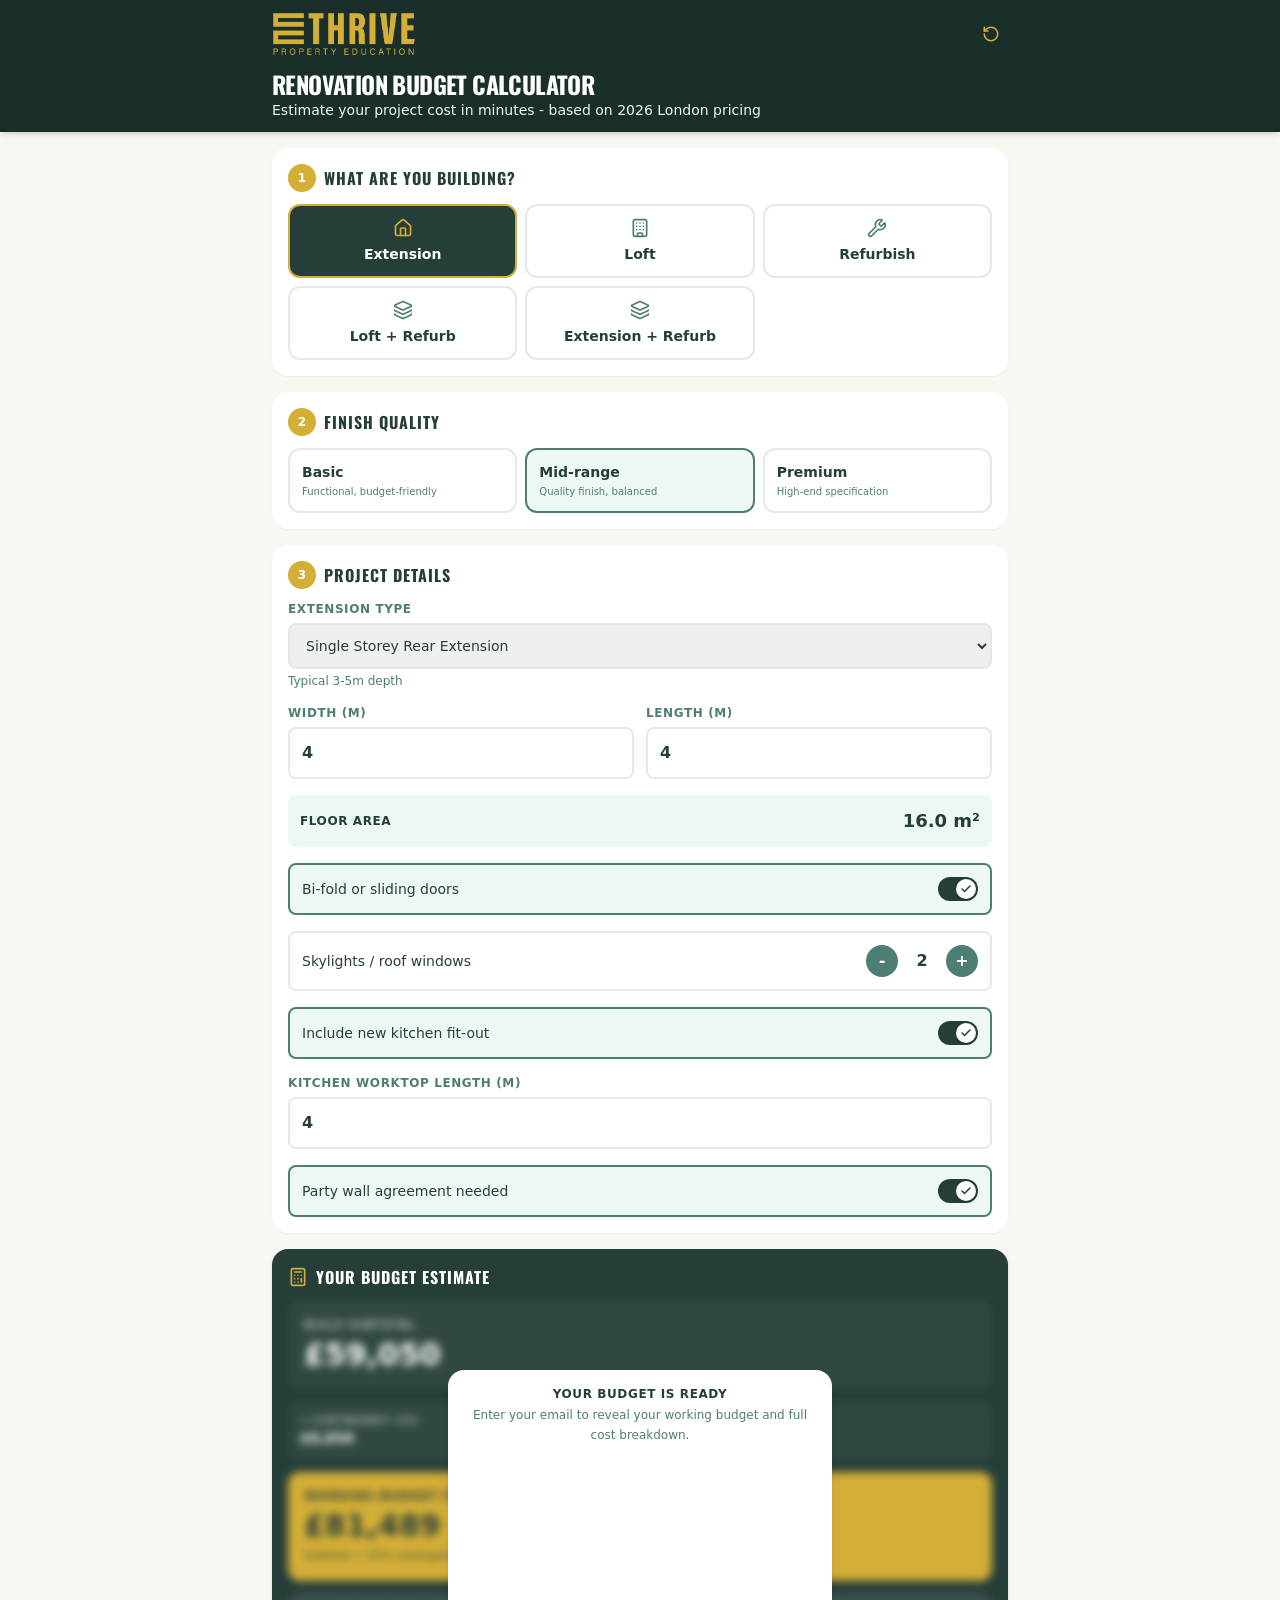
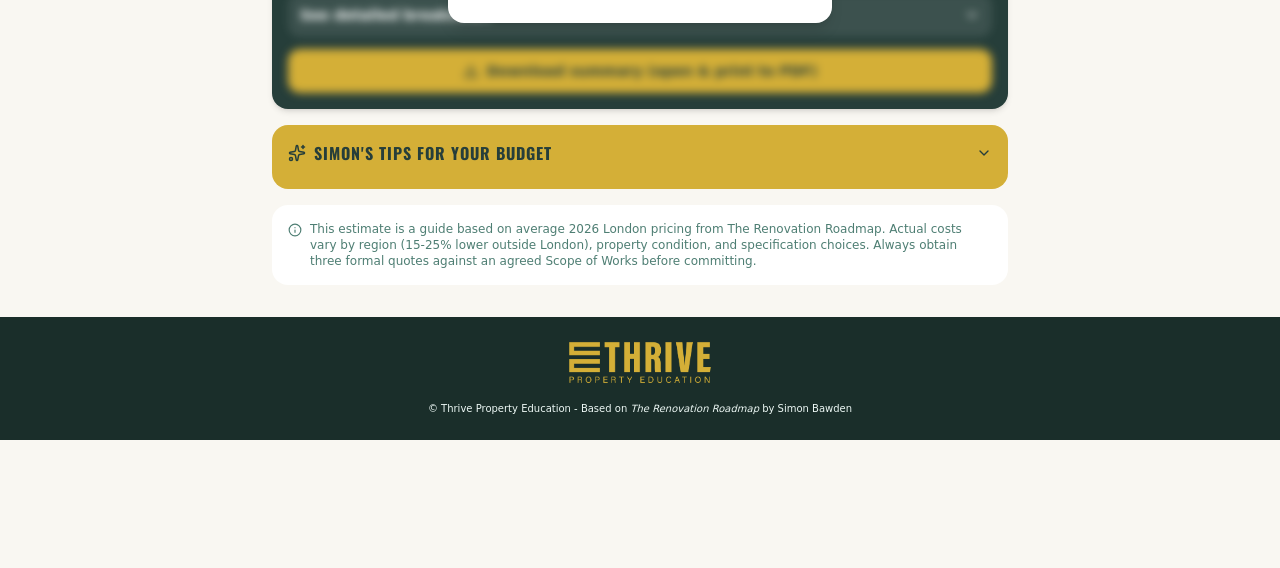
<file: calculator/index.html>
<!doctype html>
<html lang="en">
  <head>
    <meta charset="UTF-8" />
    <link rel="icon" type="image/svg+xml" href="/calculator/favicon.svg?v=2" />
    <meta name="viewport" content="width=device-width, initial-scale=1.0" />
    <title>Renovation Budget Calculator | Thrive Property Education</title>
    <meta name="description" content="Estimate your renovation project cost in minutes, based on 2026 London pricing." />
    <meta name="robots" content="index, follow" />
    <link rel="canonical" href="https://thrivepropertyeducation.co.uk/calculator/" />
    <meta property="og:title" content="Renovation Budget Calculator | Thrive Property Education" />
    <meta property="og:description" content="Estimate your renovation project cost in minutes, based on 2026 London pricing." />
    <meta property="og:type" content="website" />
    <meta property="og:url" content="https://thrivepropertyeducation.co.uk/calculator/" />
    <meta property="og:site_name" content="Thrive Property Education" />
    <meta property="og:locale" content="en_GB" />
    <meta name="twitter:card" content="summary_large_image" />
    <meta name="twitter:title" content="Renovation Budget Calculator | Thrive Property Education" />
    <meta name="twitter:description" content="Estimate your renovation project cost in minutes, based on 2026 London pricing." />

    <!-- Google Tag Manager -->
    <script>
      (function (w, d, s, l, i) {
        w[l] = w[l] || [];
        w[l].push({ 'gtm.start': new Date().getTime(), event: 'gtm.js' });
        var f = d.getElementsByTagName(s)[0],
          j = d.createElement(s),
          dl = l != 'dataLayer' ? '&l=' + l : '';
        j.async = true;
        j.src = 'https://www.googletagmanager.com/gtm.js?id=' + i + dl;
        f.parentNode.insertBefore(j, f);
      })(window, document, 'script', 'dataLayer', 'GTM-PZRPPTD5');
    </script>
    <!-- End Google Tag Manager -->
    <script type="module" crossorigin src="/calculator/assets/index-9dOi_NqW.js"></script>
    <link rel="stylesheet" crossorigin href="/calculator/assets/index-ZmCrWEMW.css">
  </head>
  <body>
    <!-- Google Tag Manager (noscript) -->
    <noscript>
      <iframe
        src="https://www.googletagmanager.com/ns.html?id=GTM-PZRPPTD5"
        height="0"
        width="0"
        style="display: none; visibility: hidden"
      ></iframe>
    </noscript>
    <!-- End Google Tag Manager (noscript) -->

    <div id="root"></div>
  </body>
</html>
</file>
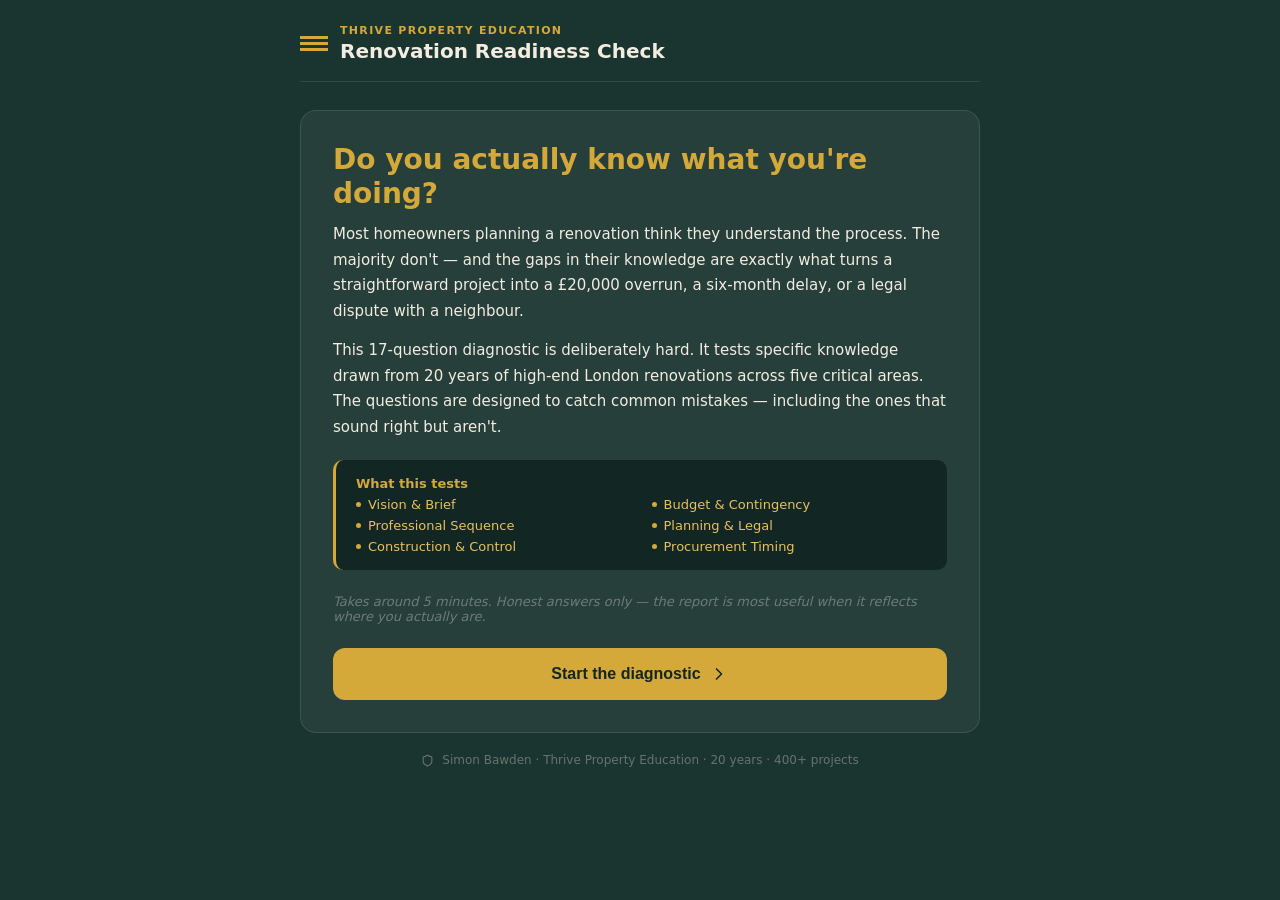
<file: renovation-readiness-check/index.html>
<!doctype html>
<html lang="en">
  <head>
    <meta charset="UTF-8" />
    <link rel="icon" type="image/svg+xml" href="/renovation-readiness-check/favicon.svg?v=2" />
    <meta name="viewport" content="width=device-width, initial-scale=1.0" />
    <title>Renovation Readiness Check | Thrive Property Education</title>
    <meta name="description" content="Take the free 5-minute Renovation Readiness Check to see where your London renovation is strong and where it's exposed, based on Simon Bawden's framework from 400+ projects." />
    <meta name="robots" content="index, follow" />
    <link rel="canonical" href="https://thrivepropertyeducation.co.uk/renovation-readiness-check/" />
    <meta property="og:title" content="Renovation Readiness Check | Thrive Property Education" />
    <meta property="og:description" content="Free 5-minute diagnostic: find out where your London renovation project stands before you spend a penny." />
    <meta property="og:type" content="website" />
    <meta property="og:url" content="https://thrivepropertyeducation.co.uk/renovation-readiness-check/" />
    <meta property="og:site_name" content="Thrive Property Education" />
    <meta property="og:locale" content="en_GB" />
    <meta name="twitter:card" content="summary_large_image" />
    <meta name="twitter:title" content="Renovation Readiness Check | Thrive Property Education" />
    <meta name="twitter:description" content="Free 5-minute diagnostic: find out where your London renovation project stands before you spend a penny." />
    <script type="module" crossorigin src="/renovation-readiness-check/assets/index-CNqcfuEk.js"></script>
    <link rel="stylesheet" crossorigin href="/renovation-readiness-check/assets/index-CGSxfF90.css">
  </head>
  <body>
    <div id="root"></div>
  </body>
</html>
</file>
<file: calculator/assets/index-ZmCrWEMW.css>
@import "https://fonts.googleapis.com/css2?family=Oswald:wght@400;500;600;700&family=DM+Sans:wght@300;400;500;600&display=swap";*,:before,:after,::backdrop{--tw-border-spacing-x:0;--tw-border-spacing-y:0;--tw-translate-x:0;--tw-translate-y:0;--tw-rotate:0;--tw-skew-x:0;--tw-skew-y:0;--tw-scale-x:1;--tw-scale-y:1;--tw-pan-x: ;--tw-pan-y: ;--tw-pinch-zoom: ;--tw-scroll-snap-strictness:proximity;--tw-gradient-from-position: ;--tw-gradient-via-position: ;--tw-gradient-to-position: ;--tw-ordinal: ;--tw-slashed-zero: ;--tw-numeric-figure: ;--tw-numeric-spacing: ;--tw-numeric-fraction: ;--tw-ring-inset: ;--tw-ring-offset-width:0px;--tw-ring-offset-color:#fff;--tw-ring-color:#3b82f680;--tw-ring-offset-shadow:0 0 #0000;--tw-ring-shadow:0 0 #0000;--tw-shadow:0 0 #0000;--tw-shadow-colored:0 0 #0000;--tw-blur: ;--tw-brightness: ;--tw-contrast: ;--tw-grayscale: ;--tw-hue-rotate: ;--tw-invert: ;--tw-saturate: ;--tw-sepia: ;--tw-drop-shadow: ;--tw-backdrop-blur: ;--tw-backdrop-brightness: ;--tw-backdrop-contrast: ;--tw-backdrop-grayscale: ;--tw-backdrop-hue-rotate: ;--tw-backdrop-invert: ;--tw-backdrop-opacity: ;--tw-backdrop-saturate: ;--tw-backdrop-sepia: ;--tw-contain-size: ;--tw-contain-layout: ;--tw-contain-paint: ;--tw-contain-style: }*,:before,:after{box-sizing:border-box;border:0 solid #e5e7eb}:before,:after{--tw-content:""}html,:host{-webkit-text-size-adjust:100%;tab-size:4;font-feature-settings:normal;font-variation-settings:normal;-webkit-tap-highlight-color:transparent;font-family:ui-sans-serif,system-ui,sans-serif,Apple Color Emoji,Segoe UI Emoji,Segoe UI Symbol,Noto Color Emoji;line-height:1.5}body{line-height:inherit;margin:0}hr{height:0;color:inherit;border-top-width:1px}abbr:where([title]){-webkit-text-decoration:underline dotted;text-decoration:underline dotted}h1,h2,h3,h4,h5,h6{font-size:inherit;font-weight:inherit}a{color:inherit;-webkit-text-decoration:inherit;text-decoration:inherit}b,strong{font-weight:bolder}code,kbd,samp,pre{font-feature-settings:normal;font-variation-settings:normal;font-family:ui-monospace,SFMono-Regular,Menlo,Monaco,Consolas,Liberation Mono,Courier New,monospace;font-size:1em}small{font-size:80%}sub,sup{vertical-align:baseline;font-size:75%;line-height:0;position:relative}sub{bottom:-.25em}sup{top:-.5em}table{text-indent:0;border-color:inherit;border-collapse:collapse}button,input,optgroup,select,textarea{font-feature-settings:inherit;font-variation-settings:inherit;font-family:inherit;font-size:100%;font-weight:inherit;line-height:inherit;letter-spacing:inherit;color:inherit;margin:0;padding:0}button,select{text-transform:none}button,input:where([type=button]),input:where([type=reset]),input:where([type=submit]){-webkit-appearance:button;background-color:#0000;background-image:none}:-moz-focusring{outline:auto}:-moz-ui-invalid{box-shadow:none}progress{vertical-align:baseline}::-webkit-inner-spin-button{height:auto}::-webkit-outer-spin-button{height:auto}[type=search]{-webkit-appearance:textfield;outline-offset:-2px}::-webkit-search-decoration{-webkit-appearance:none}::-webkit-file-upload-button{-webkit-appearance:button;font:inherit}summary{display:list-item}blockquote,dl,dd,h1,h2,h3,h4,h5,h6,hr,figure,p,pre{margin:0}fieldset{margin:0;padding:0}legend{padding:0}ol,ul,menu{margin:0;padding:0;list-style:none}dialog{padding:0}textarea{resize:vertical}input::-moz-placeholder{opacity:1;color:#9ca3af}textarea::-moz-placeholder{opacity:1;color:#9ca3af}input::placeholder,textarea::placeholder{opacity:1;color:#9ca3af}button,[role=button]{cursor:pointer}:disabled{cursor:default}img,svg,video,canvas,audio,iframe,embed,object{vertical-align:middle;display:block}img,video{max-width:100%;height:auto}[hidden]:where(:not([hidden=until-found])){display:none}.\!container{width:100%!important}.container{width:100%}@media (width>=640px){.\!container{max-width:640px!important}.container{max-width:640px}}@media (width>=768px){.\!container{max-width:768px!important}.container{max-width:768px}}@media (width>=1024px){.\!container{max-width:1024px!important}.container{max-width:1024px}}@media (width>=1280px){.\!container{max-width:1280px!important}.container{max-width:1280px}}@media (width>=1536px){.\!container{max-width:1536px!important}.container{max-width:1536px}}.pointer-events-none{pointer-events:none}.collapse{visibility:collapse}.fixed{position:fixed}.absolute{position:absolute}.relative{position:relative}.sticky{position:sticky}.inset-0{inset:0}.bottom-0{bottom:0}.left-0{left:0}.left-1{left:.25rem}.right-0{right:0}.top-0{top:0}.top-0\.5{top:.125rem}.top-1{top:.25rem}.z-10{z-index:10}.z-20{z-index:20}.mx-auto{margin-left:auto;margin-right:auto}.mb-1{margin-bottom:.25rem}.mb-1\.5{margin-bottom:.375rem}.mb-2{margin-bottom:.5rem}.mb-3{margin-bottom:.75rem}.ml-1{margin-left:.25rem}.ml-3{margin-left:.75rem}.mr-2{margin-right:.5rem}.mt-0\.5{margin-top:.125rem}.mt-1{margin-top:.25rem}.mt-2{margin-top:.5rem}.mt-3{margin-top:.75rem}.mt-4{margin-top:1rem}.mt-5{margin-top:1.25rem}.block{display:block}.flex{display:flex}.table{display:table}.grid{display:grid}.hidden{display:none}.h-5{height:1.25rem}.h-6{height:1.5rem}.h-7{height:1.75rem}.h-8{height:2rem}.min-h-screen{min-height:100vh}.w-10{width:2.5rem}.w-5{width:1.25rem}.w-7{width:1.75rem}.w-8{width:2rem}.w-full{width:100%}.max-w-3xl{max-width:48rem}.max-w-sm{max-width:24rem}.flex-1{flex:1}.flex-shrink-0{flex-shrink:0}.border-collapse{border-collapse:collapse}.select-none{-webkit-user-select:none;user-select:none}.resize{resize:both}.grid-cols-2{grid-template-columns:repeat(2,minmax(0,1fr))}.grid-cols-3{grid-template-columns:repeat(3,minmax(0,1fr))}.grid-cols-4{grid-template-columns:repeat(4,minmax(0,1fr))}.flex-col{flex-direction:column}.items-center{align-items:center}.justify-center{justify-content:center}.justify-between{justify-content:space-between}.gap-1\.5{gap:.375rem}.gap-2{gap:.5rem}.gap-3{gap:.75rem}.space-y-0\.5>:not([hidden])~:not([hidden]){--tw-space-y-reverse:0;margin-top:calc(.125rem * calc(1 - var(--tw-space-y-reverse)));margin-bottom:calc(.125rem * var(--tw-space-y-reverse))}.space-y-1>:not([hidden])~:not([hidden]){--tw-space-y-reverse:0;margin-top:calc(.25rem * calc(1 - var(--tw-space-y-reverse)));margin-bottom:calc(.25rem * var(--tw-space-y-reverse))}.space-y-2>:not([hidden])~:not([hidden]){--tw-space-y-reverse:0;margin-top:calc(.5rem * calc(1 - var(--tw-space-y-reverse)));margin-bottom:calc(.5rem * var(--tw-space-y-reverse))}.space-y-3>:not([hidden])~:not([hidden]){--tw-space-y-reverse:0;margin-top:calc(.75rem * calc(1 - var(--tw-space-y-reverse)));margin-bottom:calc(.75rem * var(--tw-space-y-reverse))}.space-y-4>:not([hidden])~:not([hidden]){--tw-space-y-reverse:0;margin-top:calc(1rem * calc(1 - var(--tw-space-y-reverse)));margin-bottom:calc(1rem * var(--tw-space-y-reverse))}.overflow-hidden{overflow:hidden}.rounded-2xl{border-radius:1rem}.rounded-full{border-radius:9999px}.rounded-lg{border-radius:.5rem}.rounded-xl{border-radius:.75rem}.border{border-width:1px}.border-2{border-width:2px}.border-b{border-bottom-width:1px}.border-t{border-top-width:1px}.border-dashed{border-style:dashed}.bg-transparent{background-color:#0000}.bg-white{--tw-bg-opacity:1;background-color:rgb(255 255 255/var(--tw-bg-opacity,1))}.bg-white\/10{background-color:#ffffff1a}.bg-white\/5{background-color:#ffffff0d}.p-1{padding:.25rem}.p-2{padding:.5rem}.p-3{padding:.75rem}.p-4{padding:1rem}.px-1{padding-left:.25rem;padding-right:.25rem}.px-3{padding-left:.75rem;padding-right:.75rem}.px-4{padding-left:1rem;padding-right:1rem}.py-1\.5{padding-top:.375rem;padding-bottom:.375rem}.py-3{padding-top:.75rem;padding-bottom:.75rem}.py-4{padding-top:1rem;padding-bottom:1rem}.py-6{padding-top:1.5rem;padding-bottom:1.5rem}.pb-1{padding-bottom:.25rem}.pb-3{padding-bottom:.75rem}.pb-32{padding-bottom:8rem}.pt-3{padding-top:.75rem}.pt-5{padding-top:1.25rem}.text-left{text-align:left}.text-center{text-align:center}.text-right{text-align:right}.text-2xl{font-size:1.5rem;line-height:2rem}.text-\[10px\]{font-size:10px}.text-\[11px\]{font-size:11px}.text-base{font-size:1rem;line-height:1.5rem}.text-lg{font-size:1.125rem;line-height:1.75rem}.text-sm{font-size:.875rem;line-height:1.25rem}.text-xl{font-size:1.25rem;line-height:1.75rem}.text-xs{font-size:.75rem;line-height:1rem}.font-black{font-weight:900}.font-bold{font-weight:700}.font-medium{font-weight:500}.font-semibold{font-weight:600}.uppercase{text-transform:uppercase}.capitalize{text-transform:capitalize}.leading-relaxed{line-height:1.625}.leading-snug{line-height:1.375}.tracking-tight{letter-spacing:-.025em}.tracking-wider{letter-spacing:.05em}.text-white{--tw-text-opacity:1;color:rgb(255 255 255/var(--tw-text-opacity,1))}.shadow{--tw-shadow:0 1px 3px 0 #0000001a, 0 1px 2px -1px #0000001a;--tw-shadow-colored:0 1px 3px 0 var(--tw-shadow-color), 0 1px 2px -1px var(--tw-shadow-color);box-shadow:var(--tw-ring-offset-shadow,0 0 #0000), var(--tw-ring-shadow,0 0 #0000), var(--tw-shadow)}.shadow-2xl{--tw-shadow:0 25px 50px -12px #00000040;--tw-shadow-colored:0 25px 50px -12px var(--tw-shadow-color);box-shadow:var(--tw-ring-offset-shadow,0 0 #0000), var(--tw-ring-shadow,0 0 #0000), var(--tw-shadow)}.shadow-lg{--tw-shadow:0 10px 15px -3px #0000001a, 0 4px 6px -4px #0000001a;--tw-shadow-colored:0 10px 15px -3px var(--tw-shadow-color), 0 4px 6px -4px var(--tw-shadow-color);box-shadow:var(--tw-ring-offset-shadow,0 0 #0000), var(--tw-ring-shadow,0 0 #0000), var(--tw-shadow)}.shadow-md{--tw-shadow:0 4px 6px -1px #0000001a, 0 2px 4px -2px #0000001a;--tw-shadow-colored:0 4px 6px -1px var(--tw-shadow-color), 0 2px 4px -2px var(--tw-shadow-color);box-shadow:var(--tw-ring-offset-shadow,0 0 #0000), var(--tw-ring-shadow,0 0 #0000), var(--tw-shadow)}.shadow-sm{--tw-shadow:0 1px 2px 0 #0000000d;--tw-shadow-colored:0 1px 2px 0 var(--tw-shadow-color);box-shadow:var(--tw-ring-offset-shadow,0 0 #0000), var(--tw-ring-shadow,0 0 #0000), var(--tw-shadow)}.outline-none{outline-offset:2px;outline:2px solid #0000}.outline{outline-style:solid}.blur-sm{--tw-blur:blur(4px);filter:var(--tw-blur) var(--tw-brightness) var(--tw-contrast) var(--tw-grayscale) var(--tw-hue-rotate) var(--tw-invert) var(--tw-saturate) var(--tw-sepia) var(--tw-drop-shadow)}.filter{filter:var(--tw-blur) var(--tw-brightness) var(--tw-contrast) var(--tw-grayscale) var(--tw-hue-rotate) var(--tw-invert) var(--tw-saturate) var(--tw-sepia) var(--tw-drop-shadow)}.transition{transition-property:color,background-color,border-color,text-decoration-color,fill,stroke,opacity,box-shadow,transform,filter,-webkit-backdrop-filter,backdrop-filter;transition-duration:.15s;transition-timing-function:cubic-bezier(.4,0,.2,1)}.transition-all{transition-property:all;transition-duration:.15s;transition-timing-function:cubic-bezier(.4,0,.2,1)}body{color:#2a2a2a;-webkit-font-smoothing:antialiased;margin:0;font-family:DM Sans,system-ui,-apple-system,sans-serif}h1,h2,h3,.font-headline{text-transform:uppercase;letter-spacing:1px;font-family:Oswald,system-ui,-apple-system,sans-serif}.last\:border-0:last-child{border-width:0}.hover\:bg-gray-50:hover{--tw-bg-opacity:1;background-color:rgb(249 250 251/var(--tw-bg-opacity,1))}.hover\:bg-white\/10:hover{background-color:#ffffff1a}@media (width>=640px){.sm\:hidden{display:none}.sm\:grid-cols-3{grid-template-columns:repeat(3,minmax(0,1fr))}.sm\:grid-cols-5{grid-template-columns:repeat(5,minmax(0,1fr))}.sm\:px-4{padding-left:1rem;padding-right:1rem}.sm\:text-2xl{font-size:1.5rem;line-height:2rem}.sm\:text-3xl{font-size:1.875rem;line-height:2.25rem}.sm\:text-sm{font-size:.875rem;line-height:1.25rem}}
</file>
<file: renovation-readiness-check/assets/index-CGSxfF90.css>
*{box-sizing:border-box}body{margin:0}
</file>
